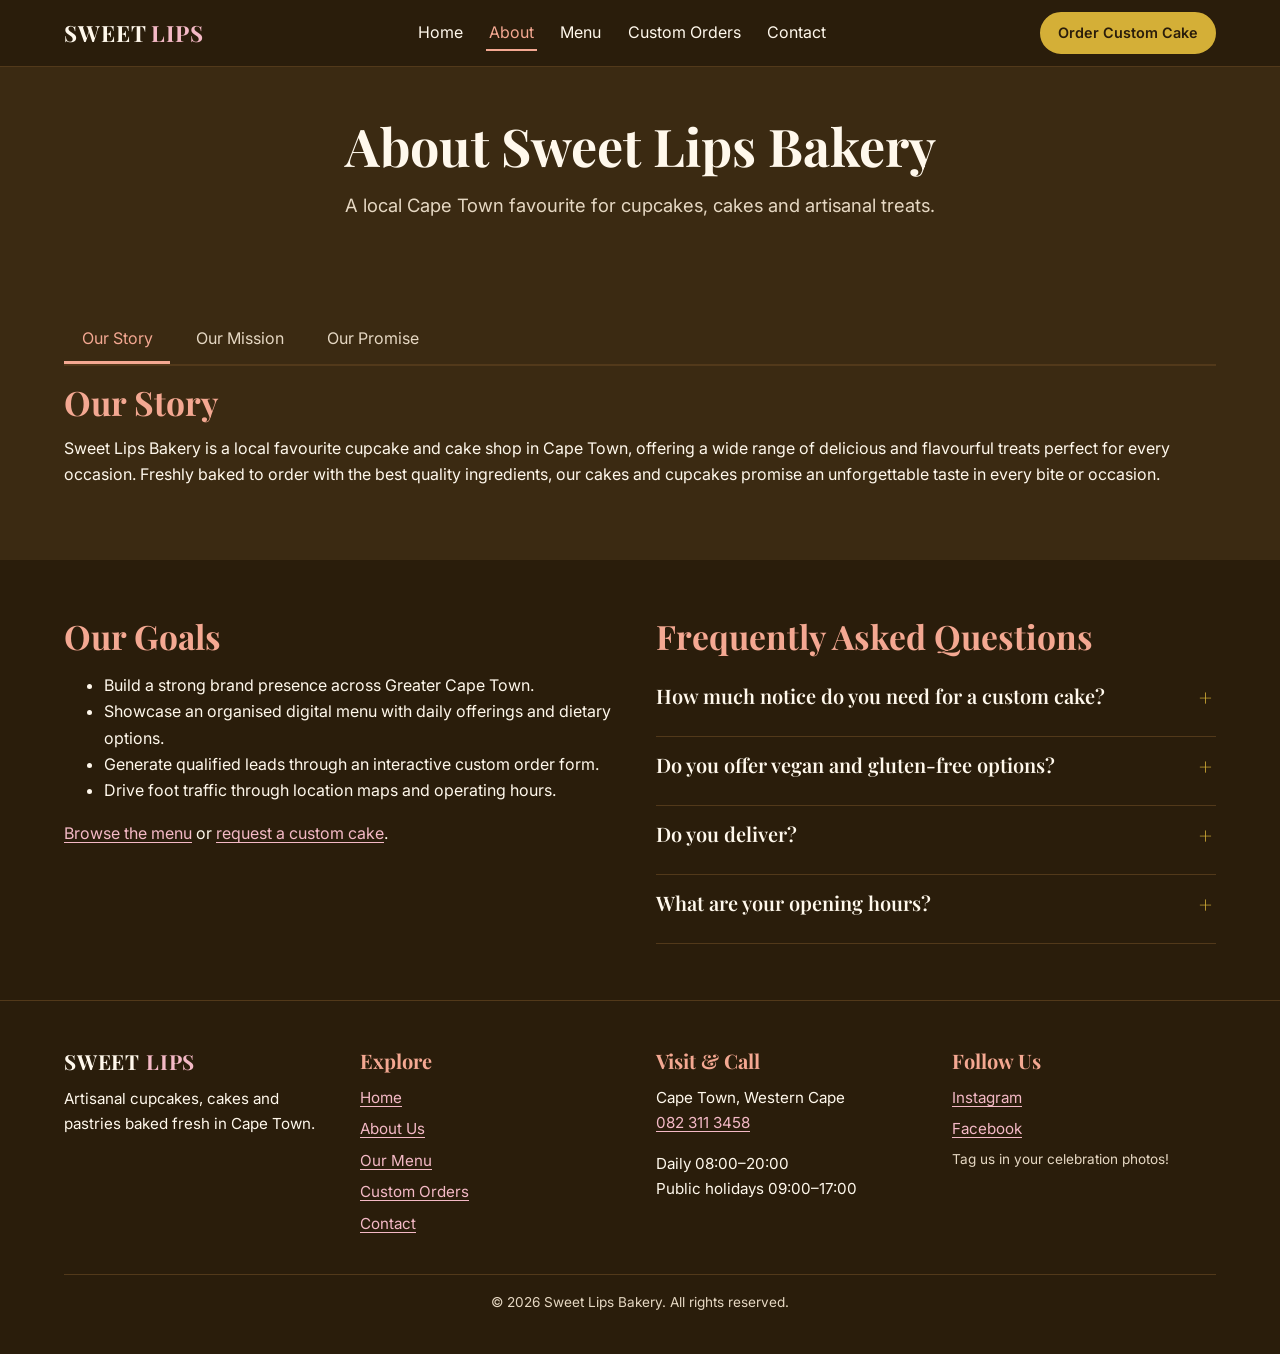
<file: sweet-lips-bakery/sweet-lips-bakery/about.html>
<!DOCTYPE html>
<html lang="en-ZA">
<head>
  <meta charset="utf-8">
  <meta name="viewport" content="width=device-width, initial-scale=1">
  <title>About Us | Sweet Lips Bakery Cape Town</title>
  <meta name="description" content="Meet Sweet Lips Bakery, a local Cape Town cupcake and cake shop baking fresh with quality ingredients. Read our story, mission and FAQs.">
  <meta name="robots" content="index, follow">
  <meta name="theme-color" content="#3b2a12">
  <link rel="canonical" href="https://sweetlipsbakery.netlify.app/about.html">
  <link rel="icon" type="image/svg+xml" href="images/favicon.svg">
  <meta property="og:type" content="website">
  <meta property="og:site_name" content="Sweet Lips Bakery">
  <meta property="og:title" content="About Us | Sweet Lips Bakery Cape Town">
  <meta property="og:description" content="Meet Sweet Lips Bakery, a local Cape Town cupcake and cake shop baking fresh with quality ingredients. Read our story, mission and FAQs.">
  <meta property="og:url" content="https://sweetlipsbakery.netlify.app/about.html">
  <meta property="og:image" content="https://sweetlipsbakery.netlify.app/images/hero-cake-display.svg">
  <meta name="twitter:card" content="summary_large_image">
  <link rel="preconnect" href="https://fonts.googleapis.com">
  <link rel="preconnect" href="https://fonts.gstatic.com" crossorigin>
  <link rel="stylesheet" href="https://fonts.googleapis.com/css2?family=Inter:wght@400;600&amp;family=Playfair+Display:wght@600;700&amp;display=swap">
  <link rel="stylesheet" href="css/style.css">

</head>
<body>
<a class="skip-link" href="#main">Skip to main content</a>
<header class="site-header">
  <div class="container header-inner">
    <a class="logo" href="index.html" aria-label="Sweet Lips Bakery home">SWEET <span>LIPS</span></a>
    <button class="nav-toggle" type="button" aria-expanded="false" aria-controls="site-nav">Menu</button>
    <nav class="site-nav" id="site-nav" aria-label="Main navigation"><ul><li><a href="index.html">Home</a></li><li><a href="about.html" aria-current="page">About</a></li><li><a href="menu.html">Menu</a></li><li><a href="enquiry.html">Custom Orders</a></li><li><a href="contact.html">Contact</a></li></ul></nav>
    <a class="btn btn--small" href="enquiry.html">Order Custom Cake</a>
  </div>
</header>
<main id="main">

<section class="page-banner">
  <div class="container">
    <h1>About Sweet Lips Bakery</h1>
    <p class="lead">A local Cape Town favourite for cupcakes, cakes and artisanal treats.</p>
  </div>
</section>

<section class="section">
  <div class="container">
    <div data-tabs class="reveal">
      <div class="tab-list" role="tablist" aria-label="About Sweet Lips">
        <button role="tab" id="tab-story" aria-controls="panel-story" aria-selected="true" type="button">Our Story</button>
        <button role="tab" id="tab-mission" aria-controls="panel-mission" aria-selected="false" tabindex="-1" type="button">Our Mission</button>
        <button role="tab" id="tab-promise" aria-controls="panel-promise" aria-selected="false" tabindex="-1" type="button">Our Promise</button>
      </div>
      <div class="tab-panel" role="tabpanel" id="panel-story" aria-labelledby="tab-story">
        <h2>Our Story</h2>
        <p>Sweet Lips Bakery is a local favourite cupcake and cake shop in Cape Town, offering a wide range of delicious and flavourful treats perfect for every occasion. Freshly baked to order with the best quality ingredients, our cakes and cupcakes promise an unforgettable taste in every bite or occasion.</p>
      </div>
      <div class="tab-panel" role="tabpanel" id="panel-mission" aria-labelledby="tab-mission" hidden>
        <h2>Our Mission</h2>
        <p>At Sweet Lips Bakery, we are on a mission to make your experience as delightful as our sweet bakes. We believe in the power of teamwork to deliver quality baked goods and goods that surpass the expectations of our customers.</p>
      </div>
      <div class="tab-panel" role="tabpanel" id="panel-promise" aria-labelledby="tab-promise" hidden>
        <h2>Our Promise</h2>
        <p>Discover the Sweet Lips difference, where great cakes, great service and the spirit of togetherness converge to create sweetness for every bite, big or small. Order online and enjoy convenient delivery of your favourite baked goods straight to your door.</p>
      </div>
    </div>
  </div>
</section>

<section class="section section--alt">
  <div class="container">
    <div class="two-col">
      <div class="reveal">
        <h2>Our Goals</h2>
        <ul>
          <li>Build a strong brand presence across Greater Cape Town.</li>
          <li>Showcase an organised digital menu with daily offerings and dietary options.</li>
          <li>Generate qualified leads through an interactive custom order form.</li>
          <li>Drive foot traffic through location maps and operating hours.</li>
        </ul>
        <p><a href="menu.html">Browse the menu</a> or <a href="enquiry.html">request a custom cake</a>.</p>
      </div>
      <div class="reveal" id="faq">
        <h2>Frequently Asked Questions</h2>
        <div data-accordion>
          <div class="accordion-item">
            <h3><button class="accordion-trigger" type="button" id="faq-1-btn" aria-expanded="false" aria-controls="faq-1">How much notice do you need for a custom cake?</button></h3>
            <div class="accordion-panel" id="faq-1" role="region" aria-labelledby="faq-1-btn" hidden><p>We need at least 3 days&rsquo; notice. Orders placed less than 7 days ahead carry a small rush fee. Use the <a href="enquiry.html">enquiry form</a> to check availability for your date.</p></div>
          </div>
          <div class="accordion-item">
            <h3><button class="accordion-trigger" type="button" id="faq-2-btn" aria-expanded="false" aria-controls="faq-2">Do you offer vegan and gluten-free options?</button></h3>
            <div class="accordion-panel" id="faq-2" role="region" aria-labelledby="faq-2-btn" hidden><p>Yes. Our <a href="menu.html">menu</a> can be filtered by dietary needs, and custom cakes can be made vegan or gluten-free.</p></div>
          </div>
          <div class="accordion-item">
            <h3><button class="accordion-trigger" type="button" id="faq-3-btn" aria-expanded="false" aria-controls="faq-3">Do you deliver?</button></h3>
            <div class="accordion-panel" id="faq-3" role="region" aria-labelledby="faq-3-btn" hidden><p>We deliver across Greater Cape Town for a small fee. See the delivery zone on our <a href="contact.html">contact page</a> map.</p></div>
          </div>
          <div class="accordion-item">
            <h3><button class="accordion-trigger" type="button" id="faq-4-btn" aria-expanded="false" aria-controls="faq-4">What are your opening hours?</button></h3>
            <div class="accordion-panel" id="faq-4" role="region" aria-labelledby="faq-4-btn" hidden><p>Daily 08:00&ndash;20:00, and 09:00&ndash;17:00 on public holidays.</p></div>
          </div>
        </div>
      </div>
    </div>
  </div>
</section>

</main>
<footer class="site-footer">
  <div class="container">
    <div class="footer-grid">
      <div>
        <h2 class="logo logo--footer">SWEET <span>LIPS</span></h2>
        <p>Artisanal cupcakes, cakes and pastries baked fresh in Cape Town.</p>
      </div>
      <div>
        <h3>Explore</h3>
        <ul>
          <li><a href="index.html">Home</a></li>
          <li><a href="about.html">About Us</a></li>
          <li><a href="menu.html">Our Menu</a></li>
          <li><a href="enquiry.html">Custom Orders</a></li>
          <li><a href="contact.html">Contact</a></li>
        </ul>
      </div>
      <div>
        <h3>Visit &amp; Call</h3>
        <p>Cape Town, Western Cape<br>
        <a href="tel:+27823113458">082 311 3458</a></p>
        <p>Daily 08:00&ndash;20:00<br>Public holidays 09:00&ndash;17:00</p>
      </div>
      <div>
        <h3>Follow Us</h3>
        <ul>
          <li><a href="https://www.instagram.com/" target="_blank" rel="noopener noreferrer">Instagram</a></li>
          <li><a href="https://www.facebook.com/" target="_blank" rel="noopener noreferrer">Facebook</a></li>
        </ul>
        <p class="hint">Tag us in your celebration photos!</p>
      </div>
    </div>
    <p class="copyright">&copy; <span data-year>2026</span> Sweet Lips Bakery. All rights reserved.</p>
  </div>
</footer>
<script src="js/main.js" defer></script>
</body>
</html>
</file>
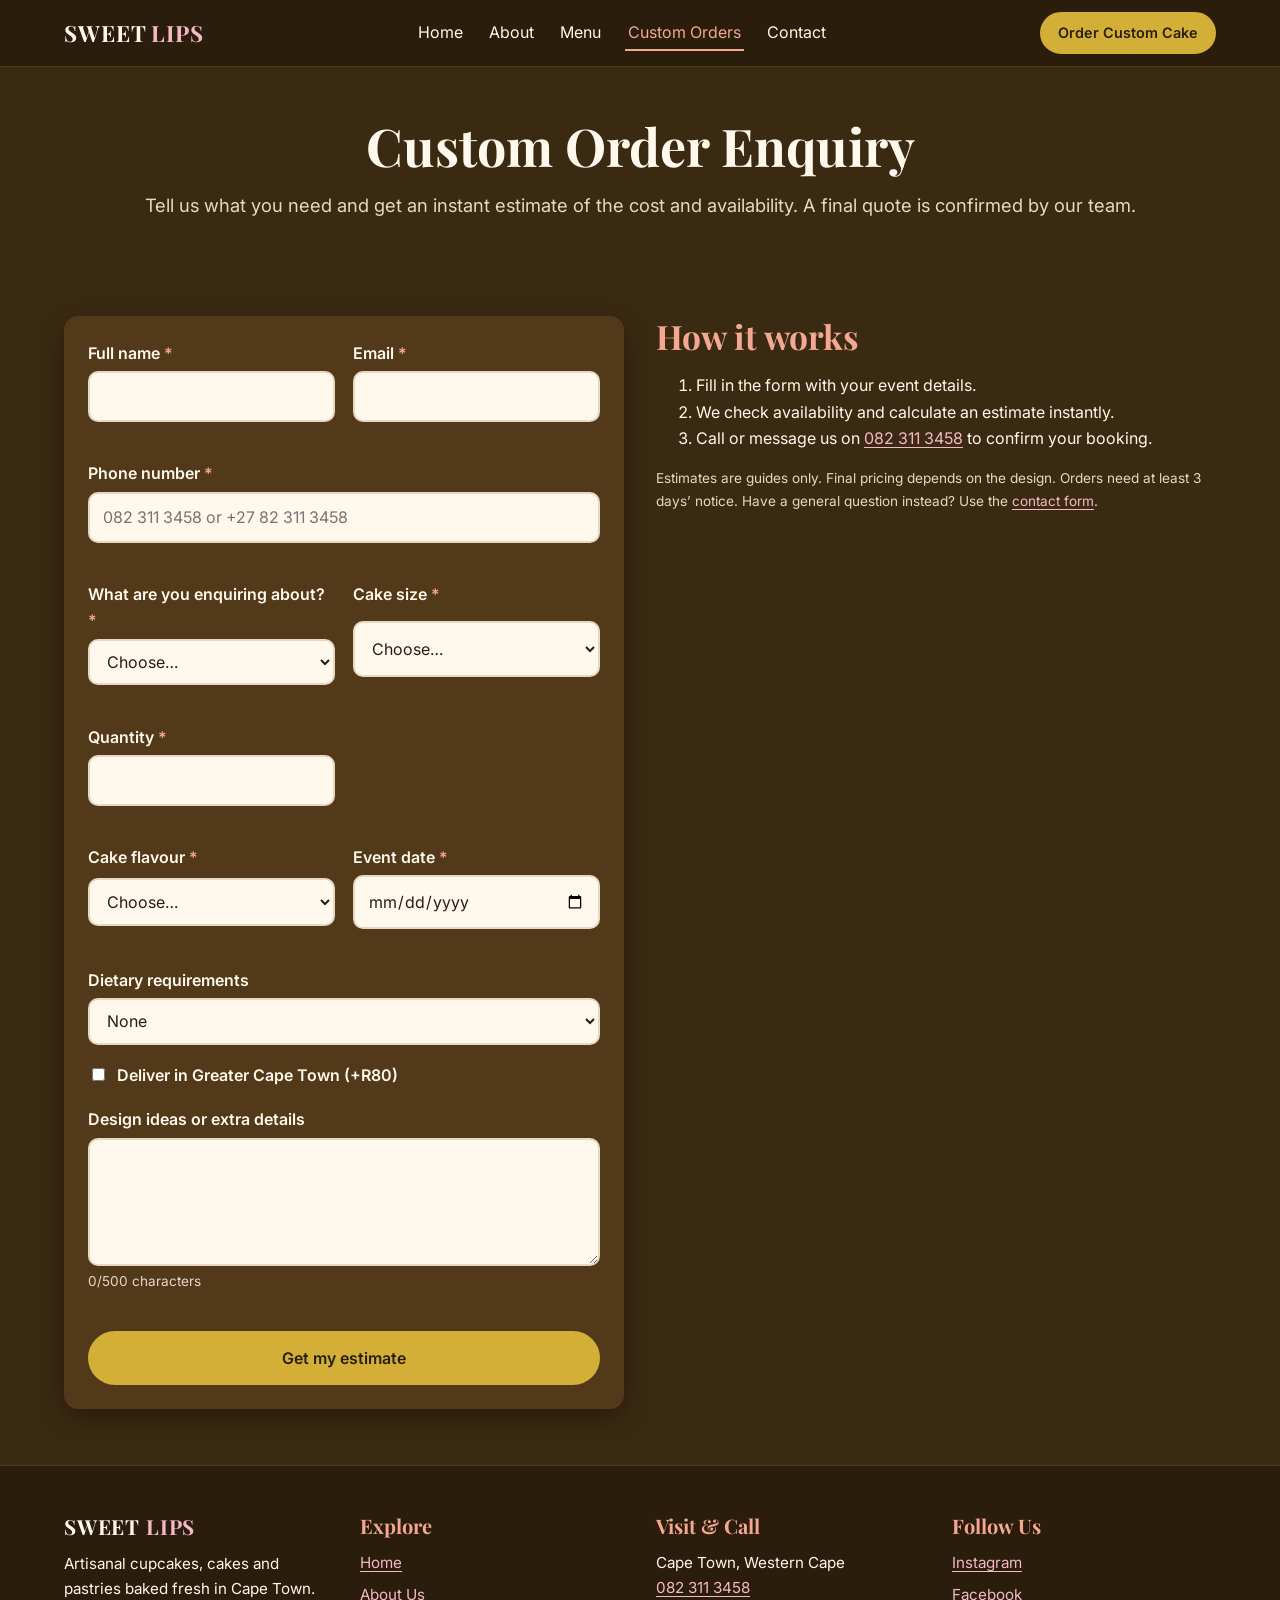
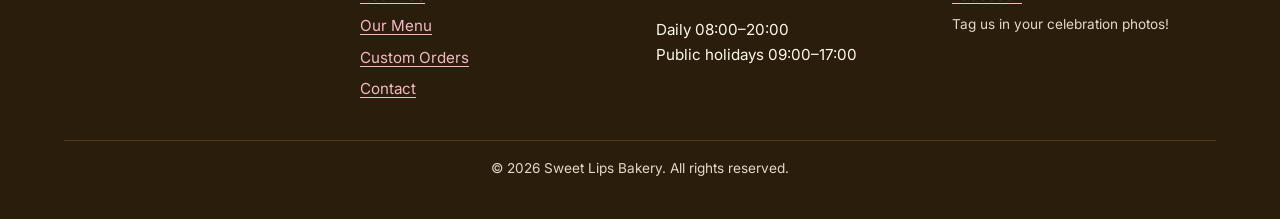
<file: sweet-lips-bakery/sweet-lips-bakery/enquiry.html>
<!DOCTYPE html>
<html lang="en-ZA">
<head>
  <meta charset="utf-8">
  <meta name="viewport" content="width=device-width, initial-scale=1">
  <title>Custom Cake Enquiry &amp; Instant Quote | Sweet Lips Bakery</title>
  <meta name="description" content="Enquire about custom cakes, cupcake boxes or event catering in Cape Town and get an instant cost and availability estimate.">
  <meta name="robots" content="index, follow">
  <meta name="theme-color" content="#3b2a12">
  <link rel="canonical" href="https://sweetlipsbakery.netlify.app/enquiry.html">
  <link rel="icon" type="image/svg+xml" href="images/favicon.svg">
  <meta property="og:type" content="website">
  <meta property="og:site_name" content="Sweet Lips Bakery">
  <meta property="og:title" content="Custom Cake Enquiry &amp; Instant Quote | Sweet Lips Bakery">
  <meta property="og:description" content="Enquire about custom cakes, cupcake boxes or event catering in Cape Town and get an instant cost and availability estimate.">
  <meta property="og:url" content="https://sweetlipsbakery.netlify.app/enquiry.html">
  <meta property="og:image" content="https://sweetlipsbakery.netlify.app/images/hero-cake-display.svg">
  <meta name="twitter:card" content="summary_large_image">
  <link rel="preconnect" href="https://fonts.googleapis.com">
  <link rel="preconnect" href="https://fonts.gstatic.com" crossorigin>
  <link rel="stylesheet" href="https://fonts.googleapis.com/css2?family=Inter:wght@400;600&amp;family=Playfair+Display:wght@600;700&amp;display=swap">
  <link rel="stylesheet" href="css/style.css">

</head>
<body>
<a class="skip-link" href="#main">Skip to main content</a>
<header class="site-header">
  <div class="container header-inner">
    <a class="logo" href="index.html" aria-label="Sweet Lips Bakery home">SWEET <span>LIPS</span></a>
    <button class="nav-toggle" type="button" aria-expanded="false" aria-controls="site-nav">Menu</button>
    <nav class="site-nav" id="site-nav" aria-label="Main navigation"><ul><li><a href="index.html">Home</a></li><li><a href="about.html">About</a></li><li><a href="menu.html">Menu</a></li><li><a href="enquiry.html" aria-current="page">Custom Orders</a></li><li><a href="contact.html">Contact</a></li></ul></nav>
    <a class="btn btn--small" href="enquiry.html">Order Custom Cake</a>
  </div>
</header>
<main id="main">

<section class="page-banner">
  <div class="container">
    <h1>Custom Order Enquiry</h1>
    <p class="lead">Tell us what you need and get an instant estimate of the cost and availability. A final quote is confirmed by our team.</p>
  </div>
</section>

<section class="section">
  <div class="container two-col">
    <div class="panel">
      <form id="enquiry-form" class="form" action="contact.html" method="post" novalidate>
        <div class="form-row">
          <div class="field">
            <label for="name">Full name <span class="req" aria-hidden="true">*</span></label>
            <input type="text" id="name" name="name" required minlength="2" maxlength="60" autocomplete="name" aria-describedby="name-error">
            <p class="error" id="name-error" role="alert"></p>
          </div>
          <div class="field">
            <label for="email">Email <span class="req" aria-hidden="true">*</span></label>
            <input type="email" id="email" name="email" required maxlength="100" autocomplete="email" aria-describedby="email-error">
            <p class="error" id="email-error" role="alert"></p>
          </div>
        </div>
        <div class="field">
          <label for="phone">Phone number <span class="req" aria-hidden="true">*</span></label>
          <input type="tel" id="phone" name="phone" required inputmode="tel" autocomplete="tel" placeholder="082 311 3458 or +27 82 311 3458" pattern="^(\+27|0)\s?[0-9]{2}\s?[0-9]{3}\s?[0-9]{4}$" aria-describedby="phone-error">
          <p class="error" id="phone-error" role="alert"></p>
        </div>
        <div class="form-row">
          <div class="field">
            <label for="orderType">What are you enquiring about? <span class="req" aria-hidden="true">*</span></label>
            <select id="orderType" name="orderType" required aria-describedby="orderType-error">
              <option value="">Choose&hellip;</option>
              <option value="cake">Custom cake</option>
              <option value="cupcakes">Gourmet cupcake boxes</option>
              <option value="catering">Event catering (dessert table)</option>
            </select>
            <p class="error" id="orderType-error" role="alert"></p>
          </div>
          <div class="field" id="cakeSize-wrap" hidden>
            <label for="cakeSize">Cake size <span class="req" aria-hidden="true">*</span></label>
            <select id="cakeSize" name="cakeSize" aria-describedby="cakeSize-error">
              <option value="">Choose&hellip;</option>
              <option value="small">Small (serves 8&ndash;10)</option>
              <option value="medium">Medium (serves 15&ndash;20)</option>
              <option value="large">Large (serves 25&ndash;30)</option>
              <option value="tiered">Tiered (serves 40&ndash;60)</option>
            </select>
            <p class="error" id="cakeSize-error" role="alert"></p>
          </div>
          <div class="field" id="quantity-wrap" hidden>
            <label for="quantity" id="quantity-label">Quantity <span class="req" aria-hidden="true">*</span></label>
            <input type="number" id="quantity" name="quantity" min="1" max="300" step="1" inputmode="numeric" aria-describedby="quantity-error">
            <p class="error" id="quantity-error" role="alert"></p>
          </div>
        </div>
        <div class="form-row">
          <div class="field">
            <label for="flavour">Cake flavour <span class="req" aria-hidden="true">*</span></label>
            <select id="flavour" name="flavour" required aria-describedby="flavour-error">
              <option value="">Choose&hellip;</option>
              <option value="vanilla">Vanilla bean</option>
              <option value="chocolate">Double chocolate</option>
              <option value="lemon">Lemon</option>
              <option value="red-velvet">Red velvet (+R60)</option>
              <option value="salted-caramel">Salted caramel (+R60)</option>
            </select>
            <p class="error" id="flavour-error" role="alert"></p>
          </div>
          <div class="field">
            <label for="eventDate">Event date <span class="req" aria-hidden="true">*</span></label>
            <input type="date" id="eventDate" name="eventDate" required aria-describedby="eventDate-error">
            <p class="error" id="eventDate-error" role="alert"></p>
          </div>
        </div>
        <div class="field">
          <label for="dietary">Dietary requirements</label>
          <select id="dietary" name="dietary">
            <option value="none">None</option>
            <option value="vegan">Vegan (+15%)</option>
            <option value="gluten-free">Gluten-free (+15%)</option>
          </select>
        </div>
        <div class="field">
          <label><input type="checkbox" id="delivery" name="delivery"> Deliver in Greater Cape Town (+R80)</label>
        </div>
        <div class="field">
          <label for="details">Design ideas or extra details</label>
          <textarea id="details" name="details" maxlength="500" aria-describedby="details-error details-hint"></textarea>
          <p class="hint" id="details-hint"><span id="details-count">0</span>/500 characters</p>
          <p class="error" id="details-error" role="alert"></p>
        </div>
        <button class="btn" type="submit">Get my estimate</button>
      </form>
      <div class="result-box" id="enquiry-result" tabindex="-1" role="region" aria-label="Your estimate" hidden></div>
    </div>
    <aside>
      <h2>How it works</h2>
      <ol>
        <li>Fill in the form with your event details.</li>
        <li>We check availability and calculate an estimate instantly.</li>
        <li>Call or message us on <a href="tel:+27823113458">082 311 3458</a> to confirm your booking.</li>
      </ol>
      <p class="hint">Estimates are guides only. Final pricing depends on the design. Orders need at least 3 days&rsquo; notice. Have a general question instead? Use the <a href="contact.html">contact form</a>.</p>
    </aside>
  </div>
</section>

</main>
<footer class="site-footer">
  <div class="container">
    <div class="footer-grid">
      <div>
        <h2 class="logo logo--footer">SWEET <span>LIPS</span></h2>
        <p>Artisanal cupcakes, cakes and pastries baked fresh in Cape Town.</p>
      </div>
      <div>
        <h3>Explore</h3>
        <ul>
          <li><a href="index.html">Home</a></li>
          <li><a href="about.html">About Us</a></li>
          <li><a href="menu.html">Our Menu</a></li>
          <li><a href="enquiry.html">Custom Orders</a></li>
          <li><a href="contact.html">Contact</a></li>
        </ul>
      </div>
      <div>
        <h3>Visit &amp; Call</h3>
        <p>Cape Town, Western Cape<br>
        <a href="tel:+27823113458">082 311 3458</a></p>
        <p>Daily 08:00&ndash;20:00<br>Public holidays 09:00&ndash;17:00</p>
      </div>
      <div>
        <h3>Follow Us</h3>
        <ul>
          <li><a href="https://www.instagram.com/" target="_blank" rel="noopener noreferrer">Instagram</a></li>
          <li><a href="https://www.facebook.com/" target="_blank" rel="noopener noreferrer">Facebook</a></li>
        </ul>
        <p class="hint">Tag us in your celebration photos!</p>
      </div>
    </div>
    <p class="copyright">&copy; <span data-year>2026</span> Sweet Lips Bakery. All rights reserved.</p>
  </div>
</footer>
<script src="js/main.js" defer></script>
<script src="js/validate.js" defer></script>
<script src="js/enquiry.js" defer></script>
</body>
</html>
</file>
<file: sweet-lips-bakery/sweet-lips-bakery/css/style.css>
/* ==========================================================================
   Sweet Lips Bakery — main stylesheet (Part 3)
   Structure: 1 Tokens · 2 Base · 3 Layout · 4 Components · 5 Forms
              6 Interactive (tabs/accordion/dialog) · 7 Animations
              8 Responsive (media queries) · 9 Accessibility
   NOTE: :root holds custom properties ONLY (no responsive rules).
   ========================================================================== */

/* 1. Design tokens ------------------------------------------------------- */
:root {
  --pink: #f4b9c6;
  --peach: #f4a892;
  --brown: #3b2a12;
  --brown-dark: #2a1d0b;
  --brown-light: #52391a;
  --cream: #fff8ec;
  --muted: #e6d8c3;
  --gold: #d4af37;
  --gold-dark: #b8932a;
  --error: #ffb3b3;
  --ok: #b5ebbc;

  --font-head: "Playfair Display", Georgia, "Times New Roman", serif;
  --font-body: "Inter", system-ui, -apple-system, "Segoe UI", Roboto, sans-serif;

  --radius: 14px;
  --shadow: 0 8px 24px rgba(0, 0, 0, 0.35);
  --max-width: 72rem;
  --gap: 1.5rem;
}

/* 2. Base ---------------------------------------------------------------- */
*,
*::before,
*::after {
  box-sizing: border-box;
}

html {
  scroll-behavior: smooth;
}

body {
  margin: 0;
  font-family: var(--font-body);
  font-size: 1rem;
  line-height: 1.65;
  color: var(--cream);
  background: var(--brown);
}

img,
svg {
  max-width: 100%;
  height: auto;
  display: block;
}

h1,
h2,
h3 {
  font-family: var(--font-head);
  line-height: 1.2;
  color: var(--peach);
  margin: 0 0 0.75rem;
}

h1 { font-size: clamp(2rem, 5vw, 3.25rem); color: var(--cream); }
h2 { font-size: clamp(1.5rem, 3.5vw, 2.1rem); }
h3 { font-size: 1.25rem; }

p { margin: 0 0 1rem; }

a { color: var(--pink); text-underline-offset: 3px; }
a:hover,
a:focus-visible { color: var(--gold); }

.lead { font-size: 1.15rem; color: var(--muted); }
.muted { color: var(--muted); }

/* 3. Layout -------------------------------------------------------------- */
.container {
  width: min(100% - 2rem, var(--max-width));
  margin-inline: auto;
}

.section { padding-block: 3.5rem; }
.section--alt { background: var(--brown-dark); }
.section-heading { text-align: center; margin-bottom: 2rem; }

.grid {
  display: grid;
  gap: var(--gap);
  grid-template-columns: repeat(auto-fit, minmax(16rem, 1fr));
}

.grid--3 { grid-template-columns: repeat(3, 1fr); }
.two-col {
  display: grid;
  gap: 2rem;
  grid-template-columns: 1fr 1fr;
  align-items: start;
}

/* Header & navigation */
.site-header {
  position: sticky;
  top: 0;
  z-index: 50;
  background: var(--brown-dark);
  border-bottom: 1px solid var(--brown-light);
}

.header-inner {
  display: flex;
  align-items: center;
  justify-content: space-between;
  gap: 1rem;
  padding-block: 0.75rem;
}

.logo {
  font-family: var(--font-head);
  font-size: 1.4rem;
  font-weight: 700;
  color: var(--cream);
  text-decoration: none;
  letter-spacing: 0.04em;
}

.logo span { color: var(--pink); }
.logo--footer { font-size: 1.3rem; color: var(--cream); display: block; margin-bottom: 0.75rem; }
.caption { margin: 0; }
.center { text-align: center; }
.map-fallback { padding: 1rem; }

.site-nav ul {
  list-style: none;
  display: flex;
  gap: 1.25rem;
  margin: 0;
  padding: 0;
}

.site-nav a {
  color: var(--cream);
  text-decoration: none;
  padding: 0.4rem 0.2rem;
  border-bottom: 2px solid transparent;
}

.site-nav a:hover,
.site-nav a[aria-current="page"] {
  color: var(--peach);
  border-bottom-color: var(--peach);
}

.nav-toggle {
  display: none;
  background: none;
  border: 1px solid var(--muted);
  color: var(--cream);
  border-radius: 8px;
  padding: 0.4rem 0.7rem;
  font: inherit;
  cursor: pointer;
}

/* Hero */
.hero {
  position: relative;
  min-height: 70vh;
  display: grid;
  place-items: center;
  text-align: center;
  padding: 4rem 1rem;
  background:
    linear-gradient(rgba(42, 29, 11, 0.62), rgba(42, 29, 11, 0.78)),
    url("../images/hero-cake-display.svg") center / cover no-repeat;
}

.hero-content { max-width: 44rem; animation: fadeUp 0.9s ease both; }
.page-banner { padding-block: 3rem 1.5rem; text-align: center; }

/* Footer — four columns as per the Part 1 wireframe */
.site-footer {
  background: var(--brown-dark);
  border-top: 1px solid var(--brown-light);
  padding-block: 3rem 1.5rem;
  font-size: 0.95rem;
}

.footer-grid {
  display: grid;
  grid-template-columns: repeat(4, 1fr);
  gap: 2rem;
}

.site-footer ul { list-style: none; margin: 0; padding: 0; }
.site-footer li { margin-bottom: 0.4rem; }
.copyright {
  margin-top: 2rem;
  padding-top: 1rem;
  border-top: 1px solid var(--brown-light);
  text-align: center;
  color: var(--muted);
  font-size: 0.85rem;
}

/* 4. Components ---------------------------------------------------------- */
.btn {
  display: inline-block;
  padding: 0.75rem 1.5rem;
  border-radius: 999px;
  border: 2px solid var(--gold);
  background: var(--gold);
  color: var(--brown-dark);
  font: inherit;
  font-weight: 600;
  text-decoration: none;
  cursor: pointer;
  transition: transform 0.2s ease, background 0.2s ease, box-shadow 0.2s ease;
}

.btn:hover,
.btn:focus-visible {
  background: var(--gold-dark);
  border-color: var(--gold-dark);
  color: var(--brown-dark);
  transform: translateY(-2px);
  box-shadow: var(--shadow);
}

.btn--ghost { background: transparent; color: var(--gold); }
.btn--ghost:hover,
.btn--ghost:focus-visible { background: var(--gold); color: var(--brown-dark); }
.btn--small { padding: 0.45rem 1rem; font-size: 0.9rem; }

.card {
  background: var(--brown-light);
  border-radius: var(--radius);
  overflow: hidden;
  box-shadow: var(--shadow);
  transition: transform 0.25s ease, box-shadow 0.25s ease;
}

.card:hover { transform: translateY(-6px); }
.card-body { padding: 1.25rem; }
.card img { width: 100%; aspect-ratio: 4 / 3; object-fit: cover; background: var(--cream); }

.badge {
  display: inline-block;
  font-size: 0.75rem;
  padding: 0.15rem 0.6rem;
  border-radius: 999px;
  background: var(--pink);
  color: var(--brown-dark);
  margin-right: 0.3rem;
}

.price { color: var(--gold); font-weight: 700; font-size: 1.1rem; }

.cta-band {
  text-align: center;
  background: var(--brown-light);
  border-radius: var(--radius);
  padding: 2.5rem 1rem;
}

.panel {
  background: var(--brown-light);
  border-radius: var(--radius);
  padding: 1.5rem;
  box-shadow: var(--shadow);
}

/* Gallery */
.gallery {
  list-style: none;
  margin: 0;
  padding: 0;
  display: grid;
  gap: 1rem;
  grid-template-columns: repeat(auto-fill, minmax(12rem, 1fr));
}

.gallery-item {
  display: block;
  width: 100%;
  padding: 0;
  border: 0;
  border-radius: var(--radius);
  overflow: hidden;
  cursor: zoom-in;
  background: var(--cream);
  transition: transform 0.25s ease;
}

.gallery-item:hover,
.gallery-item:focus-visible { transform: scale(1.04); }
.gallery-item img { width: 100%; aspect-ratio: 1; object-fit: cover; }

/* Menu controls */
.menu-controls {
  display: grid;
  gap: 1rem;
  grid-template-columns: 2fr 1fr 1fr;
  margin-bottom: 1rem;
}

.filter-buttons { display: flex; flex-wrap: wrap; gap: 0.5rem; margin-bottom: 1rem; }
.filter-btn {
  border: 2px solid var(--pink);
  background: transparent;
  color: var(--pink);
  padding: 0.4rem 1rem;
  border-radius: 999px;
  font: inherit;
  cursor: pointer;
}

.filter-btn[aria-pressed="true"],
.filter-btn:hover { background: var(--pink); color: var(--brown-dark); }
.results-count { color: var(--muted); margin-bottom: 1rem; }

/* Map */
#map { height: 22rem; border-radius: var(--radius); border: 2px solid var(--brown-light); }

/* 5. Forms --------------------------------------------------------------- */
.form { display: grid; gap: 1.1rem; }
.field { display: grid; gap: 0.3rem; }
.field label,
.field legend { font-weight: 600; }
.req { color: var(--peach); }

input,
select,
textarea {
  width: 100%;
  font: inherit;
  padding: 0.65rem 0.8rem;
  border-radius: 10px;
  border: 2px solid var(--muted);
  background: var(--cream);
  color: var(--brown-dark);
}

input:focus,
select:focus,
textarea:focus,
button:focus-visible,
a:focus-visible,
summary:focus-visible {
  outline: 3px solid var(--gold);
  outline-offset: 2px;
}

input[type="checkbox"] { width: auto; margin-right: 0.5rem; }
textarea { min-height: 8rem; resize: vertical; }

.field.has-error input,
.field.has-error select,
.field.has-error textarea { border-color: #d9534f; }

.error { color: var(--error); font-size: 0.9rem; min-height: 1.1em; margin: 0; }
.hint { color: var(--muted); font-size: 0.85rem; margin: 0; }
.form-row { display: grid; gap: 1.1rem; grid-template-columns: 1fr 1fr; }

.result-box {
  margin-top: 1.5rem;
  padding: 1.25rem;
  border-radius: var(--radius);
  border: 2px solid var(--gold);
  background: var(--brown-dark);
}

.result-box[hidden] { display: none; }
.result-box.is-warning { border-color: var(--peach); }
.breakdown { list-style: none; padding: 0; margin: 0 0 1rem; }
.breakdown li { display: flex; justify-content: space-between; gap: 1rem; padding: 0.3rem 0; border-bottom: 1px dashed var(--brown-light); }
.breakdown .total { font-weight: 700; color: var(--gold); border-bottom: 0; }
.email-preview { white-space: pre-wrap; background: var(--cream); color: var(--brown-dark); padding: 1rem; border-radius: 10px; font-family: ui-monospace, Consolas, monospace; font-size: 0.9rem; }

/* 6. Tabs, accordion, dialogs -------------------------------------------- */
.tab-list { display: flex; flex-wrap: wrap; gap: 0.5rem; border-bottom: 2px solid var(--brown-light); margin-bottom: 1rem; }
.tab-list [role="tab"] {
  background: none;
  border: 0;
  border-bottom: 3px solid transparent;
  color: var(--muted);
  padding: 0.6rem 1.1rem;
  font: inherit;
  cursor: pointer;
}

.tab-list [role="tab"][aria-selected="true"] { color: var(--peach); border-bottom-color: var(--peach); }
.tab-panel[hidden] { display: none; }
.tab-panel { animation: fadeUp 0.4s ease both; }

.accordion-item { border-bottom: 1px solid var(--brown-light); }
.accordion-trigger {
  width: 100%;
  text-align: left;
  background: none;
  border: 0;
  color: var(--cream);
  font: inherit;
  font-weight: 600;
  padding: 1rem 2rem 1rem 0;
  position: relative;
  cursor: pointer;
}

.accordion-trigger::after {
  content: "+";
  position: absolute;
  right: 0.25rem;
  color: var(--gold);
  font-size: 1.4rem;
  transition: transform 0.25s ease;
}

.accordion-trigger[aria-expanded="true"]::after { transform: rotate(45deg); }
.accordion-panel { padding-bottom: 1rem; color: var(--muted); }
.accordion-panel[hidden] { display: none; }

dialog {
  border: 0;
  border-radius: var(--radius);
  padding: 0;
  max-width: min(92vw, 44rem);
  background: var(--brown-light);
  color: var(--cream);
  box-shadow: var(--shadow);
}

dialog::backdrop { background: rgba(0, 0, 0, 0.75); }
dialog[open] { animation: fadeUp 0.3s ease both; }
.dialog-body { padding: 1.5rem; }
.dialog-close {
  position: absolute;
  top: 0.5rem;
  right: 0.5rem;
  background: var(--cream);
  color: var(--brown-dark);
  border: 0;
  border-radius: 999px;
  width: 2.25rem;
  height: 2.25rem;
  font-size: 1.2rem;
  cursor: pointer;
}

.lightbox-img { width: min(92vw, 40rem); max-height: 70vh; object-fit: contain; background: var(--cream); }
.lightbox-nav { display: flex; justify-content: space-between; align-items: center; padding: 0.75rem 1rem; gap: 1rem; }

/* 7. Animations ---------------------------------------------------------- */
@keyframes fadeUp {
  from { opacity: 0; transform: translateY(16px); }
  to { opacity: 1; transform: translateY(0); }
}

.reveal { opacity: 0; transform: translateY(24px); transition: opacity 0.7s ease, transform 0.7s ease; }
.reveal.is-visible { opacity: 1; transform: none; }

/* 8. Responsive (media queries live OUTSIDE :root) ----------------------- */
@media (max-width: 62rem) {
  .grid--3 { grid-template-columns: repeat(2, 1fr); }
  .footer-grid { grid-template-columns: repeat(2, 1fr); }
  .menu-controls { grid-template-columns: 1fr 1fr; }
  .menu-controls .field:first-child { grid-column: 1 / -1; }
}

@media (max-width: 48rem) {
  .nav-toggle { display: inline-block; }
  .site-nav { position: absolute; top: 100%; left: 0; right: 0; background: var(--brown-dark); display: none; border-bottom: 1px solid var(--brown-light); }
  .site-nav.open { display: block; }
  .site-nav ul { flex-direction: column; gap: 0; padding: 0.5rem 1rem 1rem; }
  .site-nav a { display: block; padding: 0.75rem 0; }
  .two-col,
  .form-row,
  .menu-controls { grid-template-columns: 1fr; }
  .section { padding-block: 2.5rem; }
}

@media (max-width: 37.5rem) {
  .grid--3,
  .footer-grid { grid-template-columns: 1fr; }
  .hero { min-height: 60vh; }
  .btn { width: 100%; text-align: center; }
  .header-inner .btn { display: none; }
}

/* 9. Accessibility ------------------------------------------------------- */
.skip-link {
  position: absolute;
  left: -999px;
  top: 0;
  background: var(--gold);
  color: var(--brown-dark);
  padding: 0.6rem 1rem;
  z-index: 100;
}

.skip-link:focus { left: 0; }

.visually-hidden {
  position: absolute !important;
  width: 1px;
  height: 1px;
  overflow: hidden;
  clip: rect(0 0 0 0);
  white-space: nowrap;
}

@media (prefers-reduced-motion: reduce) {
  *,
  *::before,
  *::after { animation: none !important; transition: none !important; scroll-behavior: auto !important; }
  .reveal { opacity: 1; transform: none; }
}
</file>
